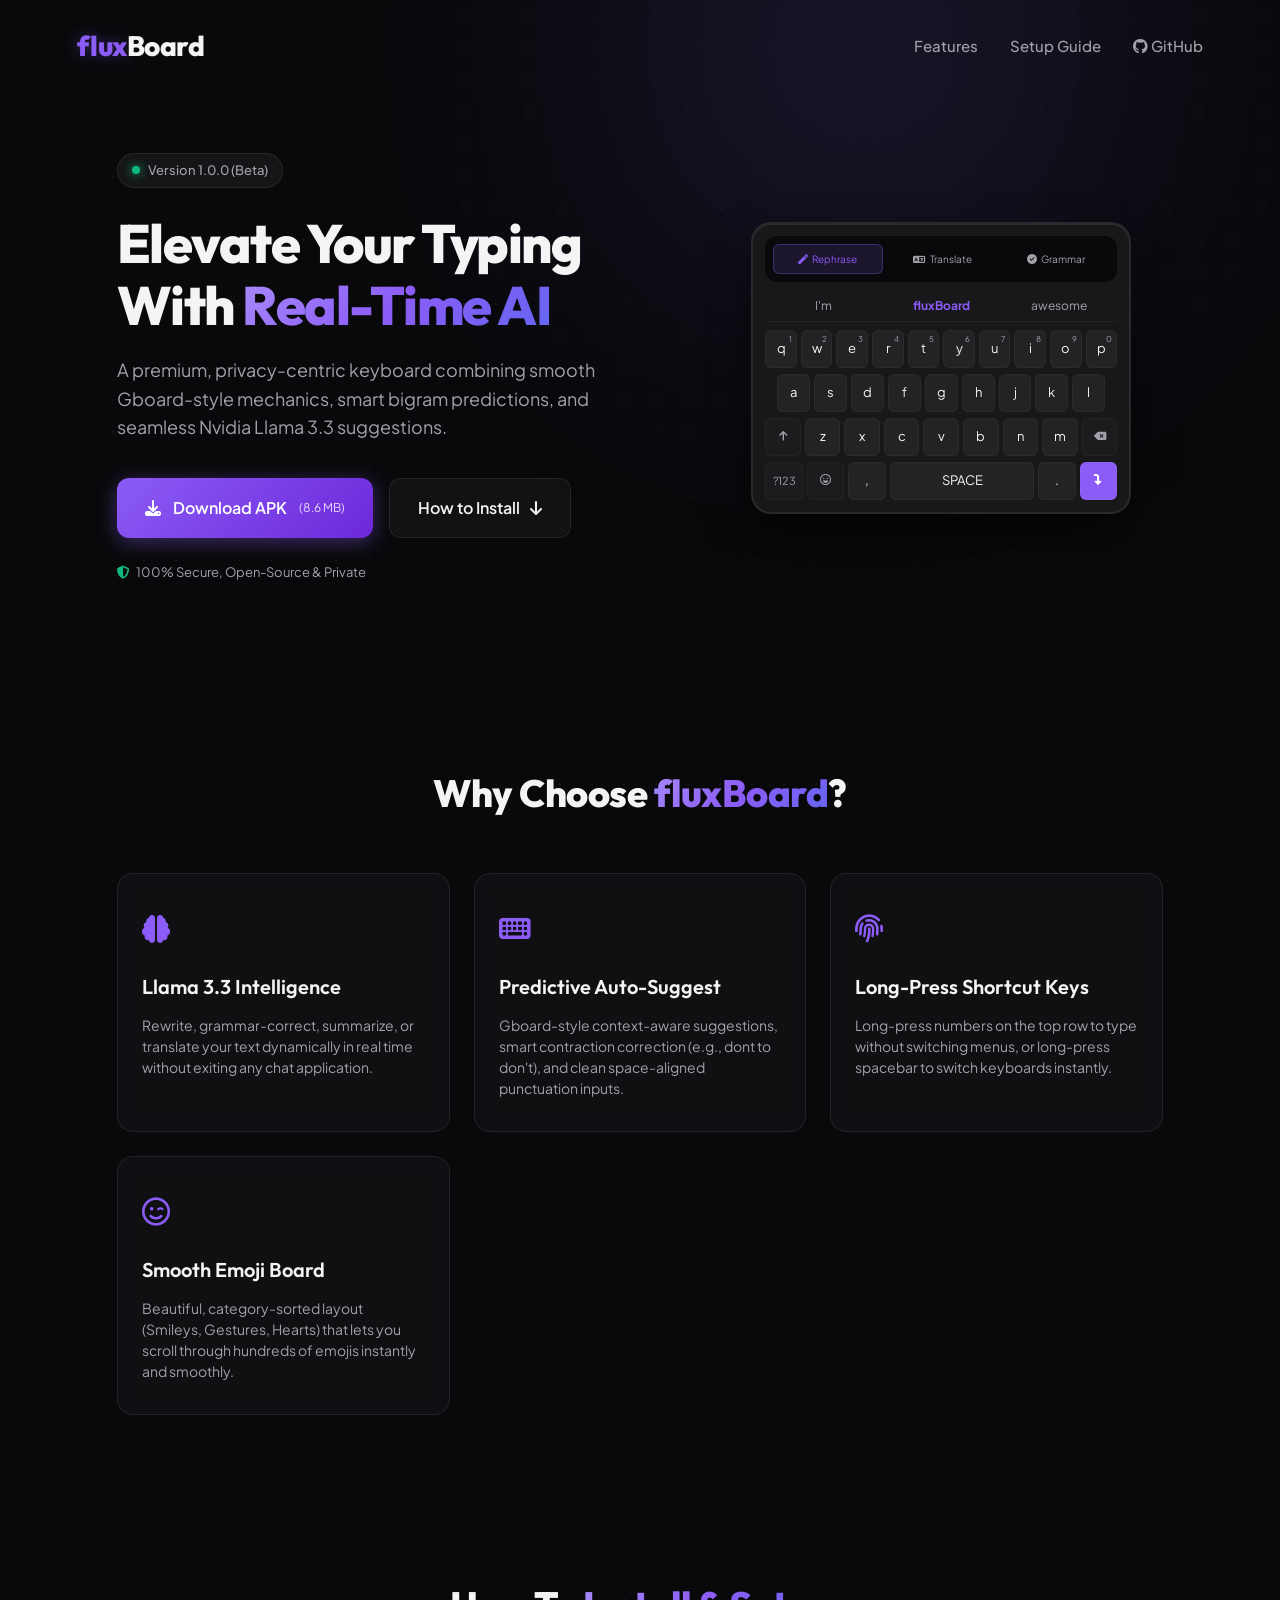
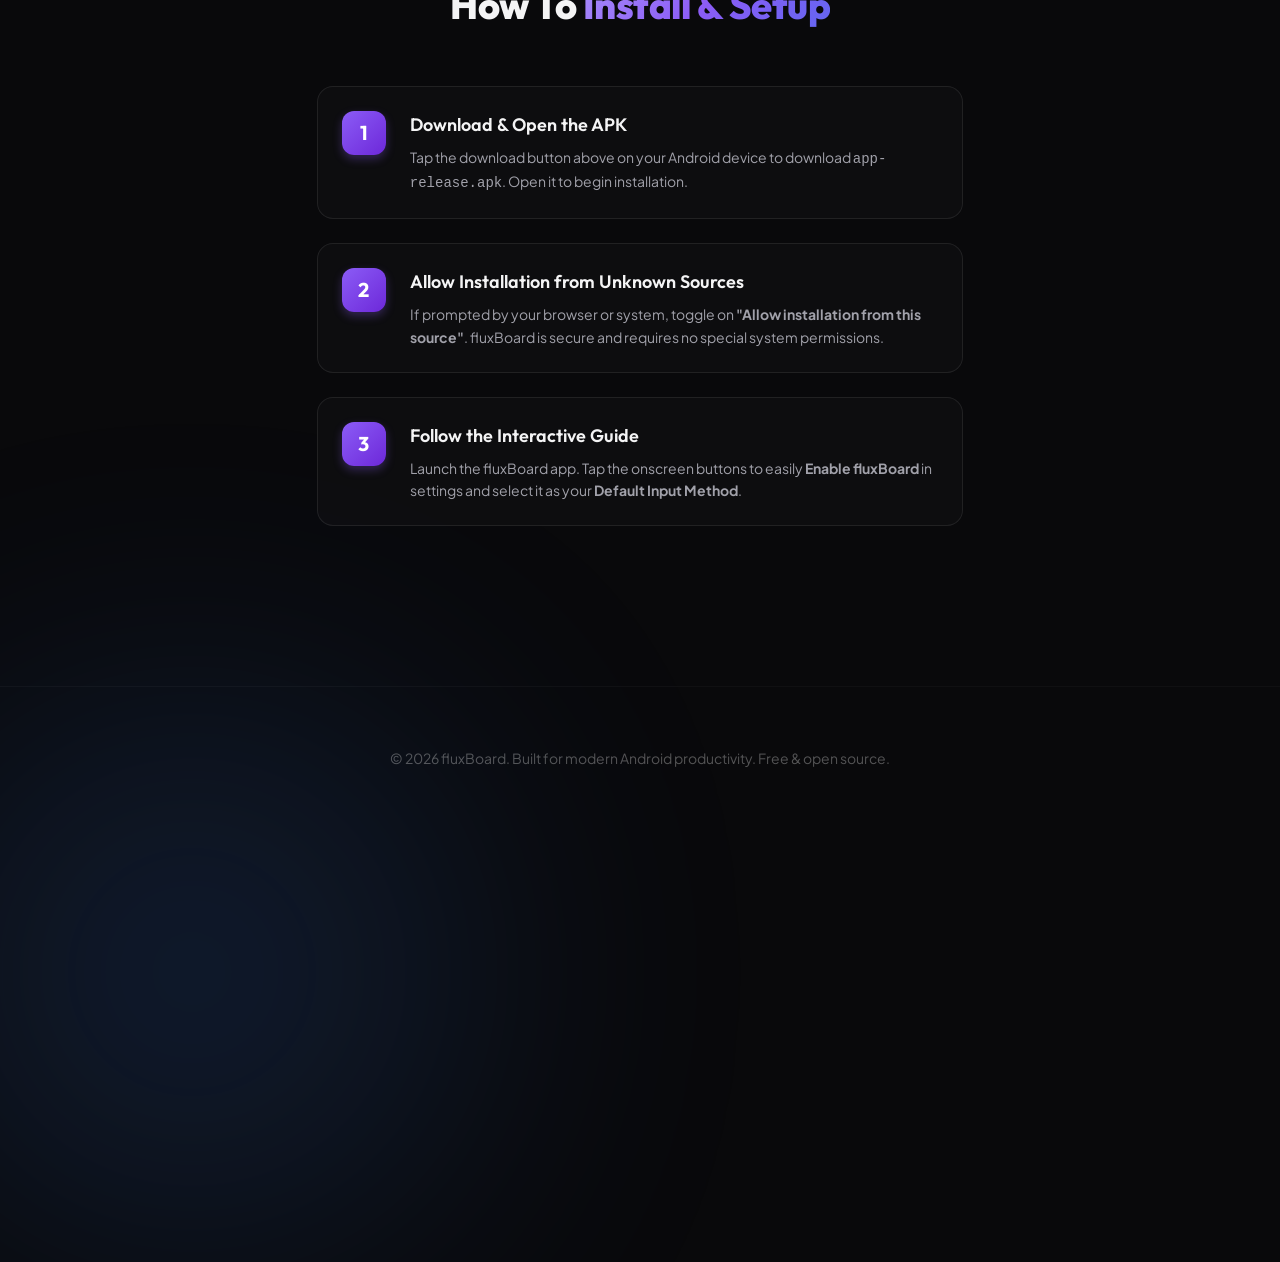
<file: index.html>
<!DOCTYPE html>
<html>
<head>
    <meta http-equiv="refresh" content="0; url=./docs/index.html" />
    <title>Redirecting...</title>
</head>
<body>
    <p>Redirecting to <a href="./docs/index.html">fluxBoard Landing Page</a>...</p>
</body>
</html>
</file>
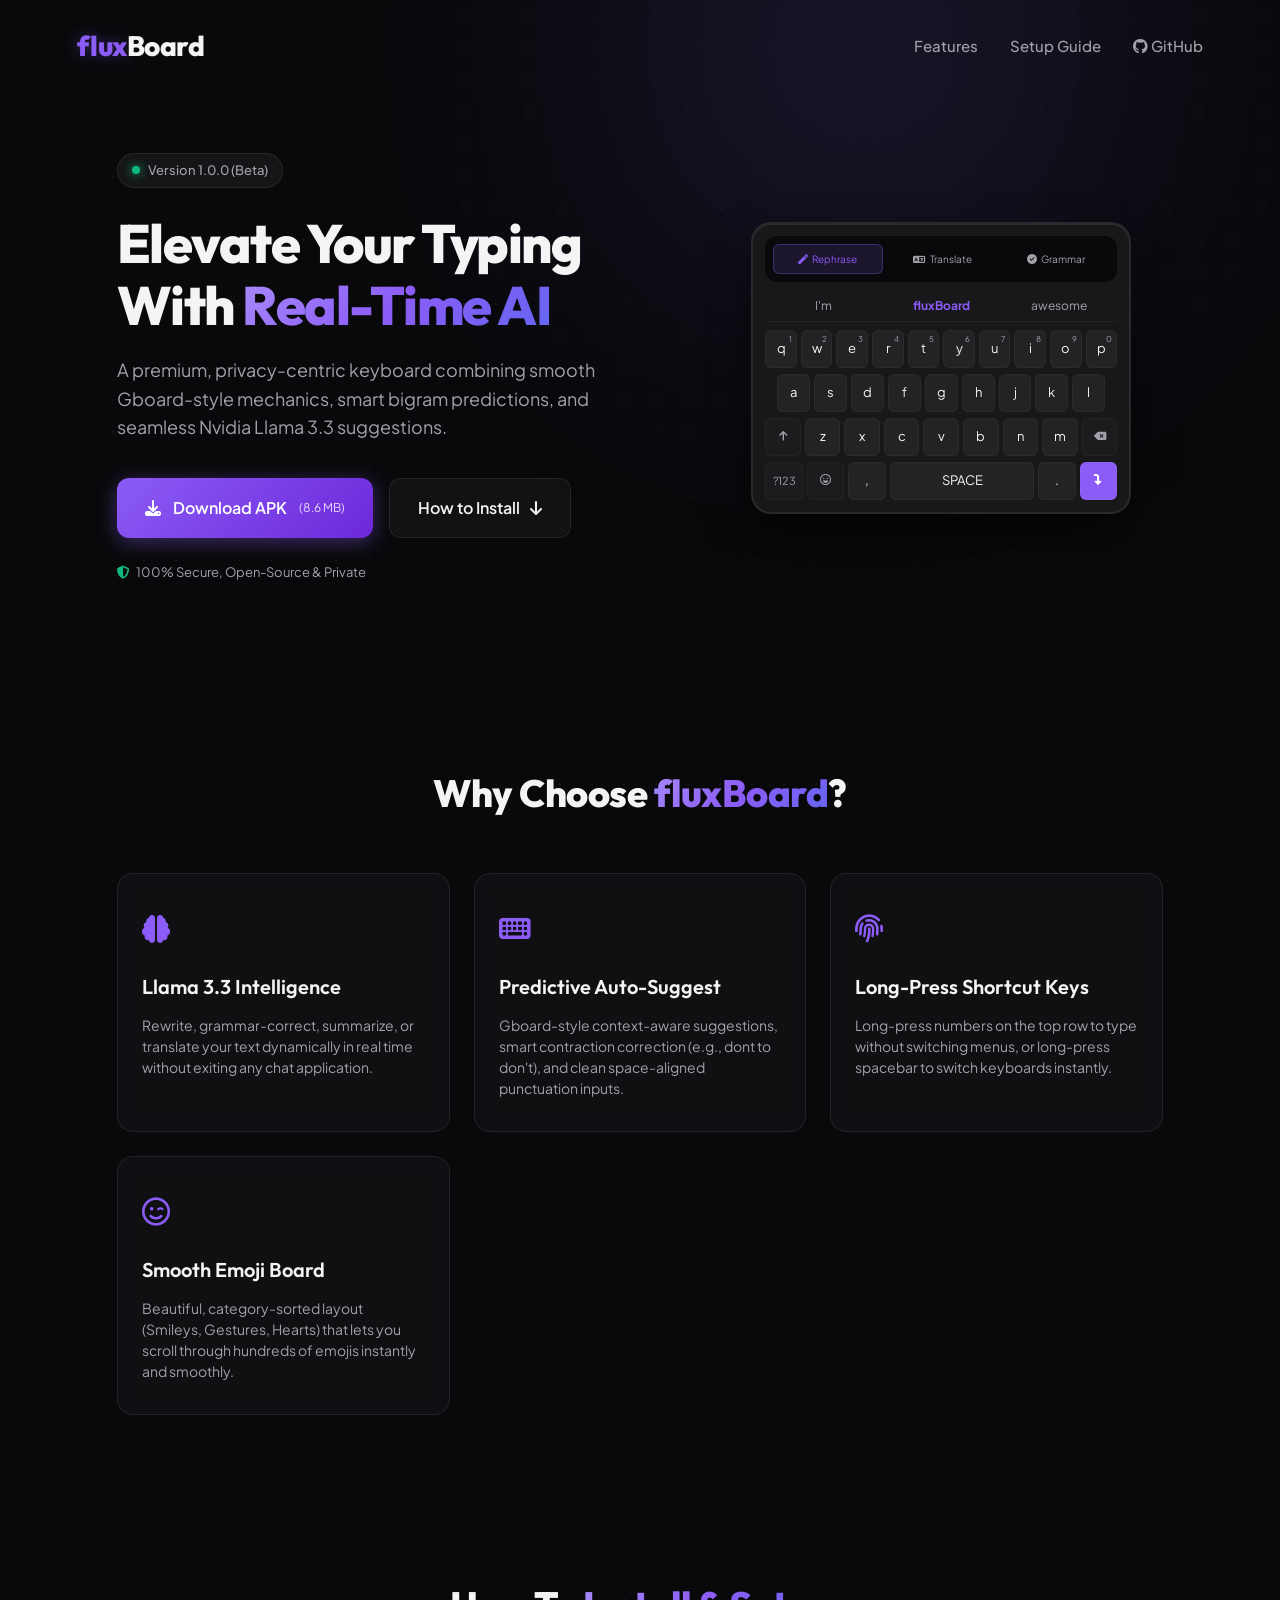
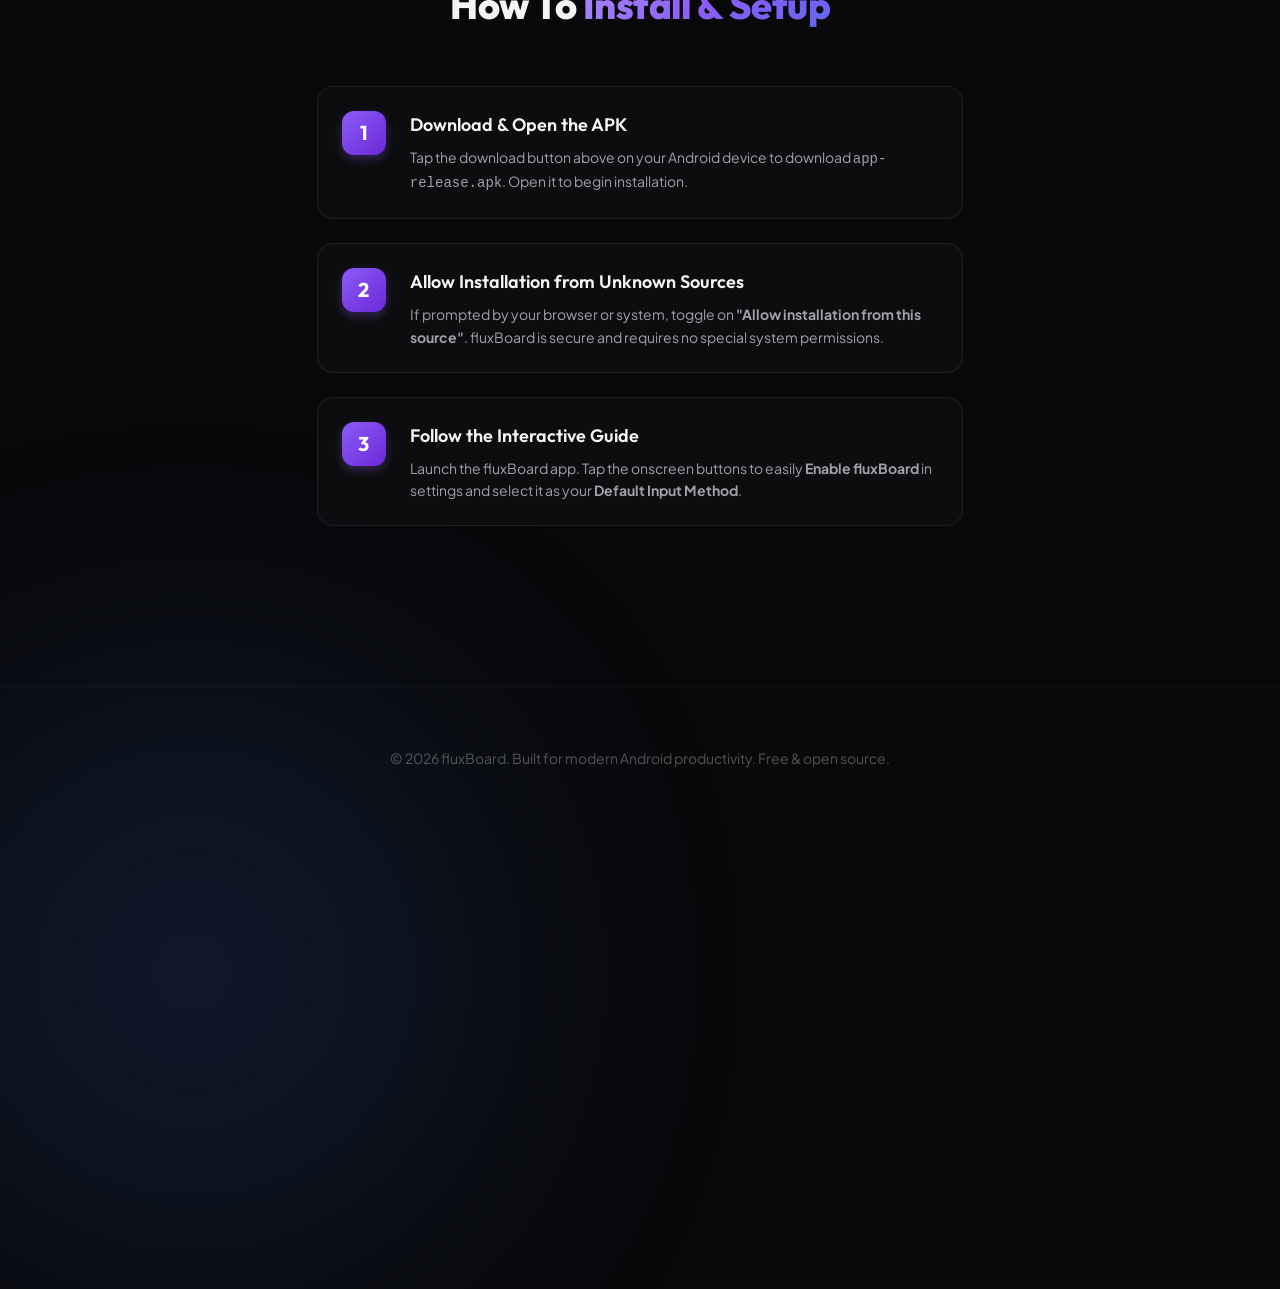
<file: docs/index.html>
<!DOCTYPE html>
<html lang="en">
<head>
    <meta charset="UTF-8">
    <meta name="viewport" content="width=device-width, initial-scale=1.0">
    <title>fluxBoard | The Smart AI-Powered Keyboard</title>
    <meta name="description" content="Download fluxBoard: A Gboard-style keyboard with real-time AI suggestions, grammar correction, instant translation, and intuitive long-press controls.">
    <!-- Google Fonts -->
    <link rel="preconnect" href="https://fonts.googleapis.com">
    <link rel="preconnect" href="https://fonts.gstatic.com" crossorigin>
    <link href="https://fonts.googleapis.com/css2?family=Outfit:wght@300;400;500;600;700;800&family=Plus+Jakarta+Sans:wght@300;400;500;600;700;800&display=swap" rel="stylesheet">
    <!-- Stylesheet -->
    <link rel="stylesheet" href="styles.css">
    <!-- FontAwesome Icons -->
    <link rel="stylesheet" href="https://cdnjs.cloudflare.com/ajax/libs/font-awesome/6.4.0/css/all.min.css">
</head>
<body>

    <!-- Stars Background Decor -->
    <div class="stars-container"></div>
    <div class="glow-orb orb-1"></div>
    <div class="glow-orb orb-2"></div>

    <!-- Navigation -->
    <header class="navbar">
        <div class="logo">
            <span class="logo-accent">flux</span>Board
        </div>
        <div class="nav-links">
            <a href="#features">Features</a>
            <a href="#setup">Setup Guide</a>
            <a href="https://github.com" target="_blank"><i class="fab fa-github"></i> GitHub</a>
        </div>
    </header>

    <!-- Hero Section -->
    <main class="hero">
        <div class="hero-content">
            <div class="badge"><span class="badge-dot"></span> Version 1.0.0 (Beta)</div>
            <h1>Elevate Your Typing With <span class="text-gradient">Real-Time AI</span></h1>
            <p class="hero-subtitle">
                A premium, privacy-centric keyboard combining smooth Gboard-style mechanics, smart bigram predictions, and seamless Nvidia Llama 3.3 suggestions.
            </p>
            
            <div class="cta-container">
                <a href="app-release.apk" download class="btn-primary">
                    <i class="fas fa-download"></i> Download APK <span class="file-size">(8.6 MB)</span>
                </a>
                <a href="#setup" class="btn-secondary">
                    How to Install <i class="fas fa-arrow-down"></i>
                </a>
            </div>

            <div class="security-note">
                <i class="fas fa-shield-alt"></i> 100% Secure, Open-Source & Private
            </div>
        </div>
        
        <!-- Interactive Preview -->
        <div class="preview-container">
            <div class="keyboard-mockup">
                <div class="toolbar">
                    <div class="toolbar-item active"><i class="fas fa-magic"></i> Rephrase</div>
                    <div class="toolbar-item"><i class="fas fa-language"></i> Translate</div>
                    <div class="toolbar-item"><i class="fas fa-check-circle"></i> Grammar</div>
                </div>
                <div class="suggestion-strip">
                    <div class="suggestion-slot">I'm</div>
                    <div class="suggestion-slot middle-active">fluxBoard</div>
                    <div class="suggestion-slot">awesome</div>
                </div>
                <div class="keyboard-grid">
                    <div class="key-row">
                        <span class="key">q<sup>1</sup></span>
                        <span class="key">w<sup>2</sup></span>
                        <span class="key">e<sup>3</sup></span>
                        <span class="key">r<sup>4</sup></span>
                        <span class="key">t<sup>5</sup></span>
                        <span class="key">y<sup>6</sup></span>
                        <span class="key">u<sup>7</sup></span>
                        <span class="key">i<sup>8</sup></span>
                        <span class="key">o<sup>9</sup></span>
                        <span class="key">p<sup>0</sup></span>
                    </div>
                    <div class="key-row row-2">
                        <span class="key">a</span>
                        <span class="key">s</span>
                        <span class="key">d</span>
                        <span class="key">f</span>
                        <span class="key">g</span>
                        <span class="key">h</span>
                        <span class="key">j</span>
                        <span class="key">k</span>
                        <span class="key">l</span>
                    </div>
                    <div class="key-row">
                        <span class="key special"><i class="fas fa-arrow-up"></i></span>
                        <span class="key">z</span>
                        <span class="key">x</span>
                        <span class="key">c</span>
                        <span class="key">v</span>
                        <span class="key">b</span>
                        <span class="key">n</span>
                        <span class="key">m</span>
                        <span class="key special"><i class="fas fa-backspace"></i></span>
                    </div>
                    <div class="key-row">
                        <span class="key special">?123</span>
                        <span class="key special"><i class="far fa-laugh"></i></span>
                        <span class="key">,</span>
                        <span class="key space">SPACE</span>
                        <span class="key">.</span>
                        <span class="key special action"><i class="fas fa-level-down-alt"></i></span>
                    </div>
                </div>
            </div>
        </div>
    </main>

    <!-- Features Section -->
    <section id="features" class="features-section">
        <h2 class="section-title">Why Choose <span class="text-gradient">fluxBoard</span>?</h2>
        <div class="features-grid">
            <div class="feature-card">
                <div class="feature-icon"><i class="fas fa-brain"></i></div>
                <h3>Llama 3.3 Intelligence</h3>
                <p>Rewrite, grammar-correct, summarize, or translate your text dynamically in real time without exiting any chat application.</p>
            </div>
            <div class="feature-card">
                <div class="feature-icon"><i class="fas fa-keyboard"></i></div>
                <h3>Predictive Auto-Suggest</h3>
                <p>Gboard-style context-aware suggestions, smart contraction correction (e.g., dont to don't), and clean space-aligned punctuation inputs.</p>
            </div>
            <div class="feature-card">
                <div class="feature-icon"><i class="fas fa-fingerprint"></i></div>
                <h3>Long-Press Shortcut Keys</h3>
                <p>Long-press numbers on the top row to type without switching menus, or long-press spacebar to switch keyboards instantly.</p>
            </div>
            <div class="feature-card">
                <div class="feature-icon"><i class="far fa-smile-wink"></i></div>
                <h3>Smooth Emoji Board</h3>
                <p>Beautiful, category-sorted layout (Smileys, Gestures, Hearts) that lets you scroll through hundreds of emojis instantly and smoothly.</p>
            </div>
        </div>
    </section>

    <!-- Setup Guide Section -->
    <section id="setup" class="setup-section">
        <h2 class="section-title">How To <span class="text-gradient">Install & Setup</span></h2>
        
        <div class="setup-steps">
            <div class="setup-step">
                <div class="step-num">1</div>
                <div class="step-content">
                    <h3>Download & Open the APK</h3>
                    <p>Tap the download button above on your Android device to download <code>app-release.apk</code>. Open it to begin installation.</p>
                </div>
            </div>
            
            <div class="setup-step">
                <div class="step-num">2</div>
                <div class="step-content">
                    <h3>Allow Installation from Unknown Sources</h3>
                    <p>If prompted by your browser or system, toggle on <strong>"Allow installation from this source"</strong>. fluxBoard is secure and requires no special system permissions.</p>
                </div>
            </div>

            <div class="setup-step">
                <div class="step-num">3</div>
                <div class="step-content">
                    <h3>Follow the Interactive Guide</h3>
                    <p>Launch the fluxBoard app. Tap the onscreen buttons to easily <strong>Enable fluxBoard</strong> in settings and select it as your <strong>Default Input Method</strong>.</p>
                </div>
            </div>
        </div>
    </section>

    <!-- Footer -->
    <footer>
        <p>&copy; 2026 fluxBoard. Built for modern Android productivity. Free & open source.</p>
    </footer>

</body>
</html>
</file>
<file: docs/styles.css>
/* Custom Reset & Base Properties */
* {
    margin: 0;
    padding: 0;
    box-sizing: border-box;
}

:root {
    --bg-dark: #09090b;
    --bg-card: rgba(20, 20, 25, 0.65);
    --text-primary: #f4f4f5;
    --text-secondary: #a1a1aa;
    --accent: #8b5cf6;
    --accent-glow: rgba(139, 92, 246, 0.4);
    --accent-hover: #a78bfa;
    --border-color: rgba(255, 255, 255, 0.08);
    --font-heading: 'Outfit', sans-serif;
    --font-body: 'Plus Jakarta Sans', sans-serif;
}

html {
    scroll-behavior: smooth;
}

body {
    background-color: var(--bg-dark);
    color: var(--text-primary);
    font-family: var(--font-body);
    overflow-x: hidden;
    position: relative;
    line-height: 1.6;
}

/* Background Gradients & Orbs */
.stars-container {
    position: fixed;
    top: 0;
    left: 0;
    width: 100vw;
    height: 100vh;
    background-image: radial-gradient(rgba(255, 255, 255, 0.08) 1px, transparent 0);
    background-size: 32px 32px;
    z-index: -3;
    pointer-events: none;
}

.glow-orb {
    position: absolute;
    border-radius: 50%;
    filter: blur(140px);
    z-index: -2;
    pointer-events: none;
    opacity: 0.3;
}

.orb-1 {
    top: -10%;
    right: 10%;
    width: 45vw;
    height: 45vw;
    background: radial-gradient(circle, var(--accent) 0%, transparent 80%);
}

.orb-2 {
    bottom: -20%;
    left: -10%;
    width: 50vw;
    height: 50vw;
    background: radial-gradient(circle, #3b82f6 0%, transparent 80%);
}

/* Navbar */
.navbar {
    display: flex;
    justify-content: space-between;
    align-items: center;
    padding: 24px 6%;
    max-width: 1300px;
    margin: 0 auto;
    width: 100%;
}

.logo {
    font-family: var(--font-heading);
    font-size: 28px;
    font-weight: 800;
    letter-spacing: -0.5px;
    color: var(--text-primary);
}

.logo-accent {
    color: var(--accent);
    text-shadow: 0 0 15px rgba(139, 92, 246, 0.4);
}

.nav-links {
    display: flex;
    gap: 32px;
    align-items: center;
}

.nav-links a {
    color: var(--text-secondary);
    text-decoration: none;
    font-size: 15px;
    font-weight: 500;
    transition: color 0.3s ease;
}

.nav-links a:hover {
    color: var(--text-primary);
}

/* Hero Section */
.hero {
    display: grid;
    grid-template-columns: 1.1fr 0.9fr;
    gap: 60px;
    align-items: center;
    max-width: 1200px;
    margin: 60px auto 100px;
    padding: 0 6%;
}

.hero-content {
    display: flex;
    flex-direction: column;
    align-items: flex-start;
}

.badge {
    display: inline-flex;
    align-items: center;
    gap: 8px;
    background: rgba(255, 255, 255, 0.05);
    border: 1px solid var(--border-color);
    padding: 6px 14px;
    border-radius: 100px;
    font-size: 13px;
    color: var(--text-secondary);
    font-weight: 500;
    margin-bottom: 24px;
}

.badge-dot {
    width: 8px;
    height: 8px;
    border-radius: 50%;
    background-color: #10b981;
    box-shadow: 0 0 10px #10b981;
}

.hero-content h1 {
    font-family: var(--font-heading);
    font-size: 54px;
    font-weight: 800;
    line-height: 1.15;
    letter-spacing: -1.5px;
    margin-bottom: 20px;
}

.text-gradient {
    background: linear-gradient(135deg, #a78bfa 0%, var(--accent) 50%, #6366f1 100%);
    -webkit-background-clip: text;
    -webkit-text-fill-color: transparent;
}

.hero-subtitle {
    font-size: 18px;
    color: var(--text-secondary);
    margin-bottom: 36px;
    max-width: 520px;
}

.cta-container {
    display: flex;
    gap: 16px;
    margin-bottom: 24px;
    flex-wrap: wrap;
}

.btn-primary {
    background: linear-gradient(135deg, var(--accent) 0%, #6d28d9 100%);
    color: white;
    padding: 16px 28px;
    border-radius: 12px;
    text-decoration: none;
    font-weight: 600;
    font-size: 16px;
    display: inline-flex;
    align-items: center;
    gap: 12px;
    border: none;
    cursor: pointer;
    box-shadow: 0 4px 20px var(--accent-glow);
    transition: transform 0.2s ease, box-shadow 0.3s ease;
}

.btn-primary:hover {
    transform: translateY(-2px);
    box-shadow: 0 6px 24px rgba(139, 92, 246, 0.6);
}

.file-size {
    font-size: 12px;
    opacity: 0.8;
    font-weight: 400;
}

.btn-secondary {
    background: rgba(255, 255, 255, 0.04);
    border: 1px solid var(--border-color);
    color: var(--text-primary);
    padding: 16px 28px;
    border-radius: 12px;
    text-decoration: none;
    font-weight: 600;
    font-size: 16px;
    display: inline-flex;
    align-items: center;
    gap: 10px;
    transition: background 0.3s ease, border-color 0.3s ease;
}

.btn-secondary:hover {
    background: rgba(255, 255, 255, 0.08);
    border-color: rgba(255, 255, 255, 0.2);
}

.security-note {
    font-size: 13px;
    color: var(--text-secondary);
    display: flex;
    align-items: center;
    gap: 6px;
}

.security-note i {
    color: #10b981;
}

/* Keyboard Preview Mockup */
.preview-container {
    display: flex;
    justify-content: center;
}

.keyboard-mockup {
    width: 100%;
    max-width: 380px;
    background: #18181b;
    border: 2px solid var(--border-color);
    border-radius: 20px;
    padding: 12px;
    box-shadow: 0 20px 40px rgba(0,0,0,0.5), inset 0 1px 1px rgba(255,255,255,0.1);
    backdrop-filter: blur(10px);
}

.toolbar {
    display: flex;
    gap: 6px;
    background: #09090b;
    padding: 8px;
    border-radius: 12px;
    margin-bottom: 8px;
}

.toolbar-item {
    flex: 1;
    font-size: 10px;
    text-align: center;
    padding: 6px;
    border-radius: 6px;
    color: var(--text-secondary);
    display: flex;
    align-items: center;
    justify-content: center;
    gap: 4px;
}

.toolbar-item.active {
    background: rgba(139, 92, 246, 0.15);
    color: var(--accent);
    border: 1px solid rgba(139, 92, 246, 0.3);
}

.suggestion-strip {
    display: flex;
    justify-content: space-between;
    padding: 6px 0;
    margin-bottom: 8px;
    border-bottom: 1px solid rgba(255,255,255,0.05);
}

.suggestion-slot {
    font-size: 12px;
    color: var(--text-secondary);
    flex: 1;
    text-align: center;
}

.middle-active {
    color: var(--accent);
    font-weight: 700;
}

.keyboard-grid {
    display: flex;
    flex-direction: column;
    gap: 6px;
}

.key-row {
    display: flex;
    justify-content: center;
    gap: 4px;
}

.row-2 {
    padding: 0 12px;
}

.key {
    background: rgba(255, 255, 255, 0.05);
    border: 1px solid rgba(255, 255, 255, 0.03);
    color: var(--text-primary);
    flex: 1;
    height: 38px;
    border-radius: 6px;
    display: flex;
    align-items: center;
    justify-content: center;
    font-size: 13px;
    position: relative;
}

.key sup {
    position: absolute;
    top: 2px;
    right: 4px;
    font-size: 8px;
    color: var(--text-secondary);
}

.key.special {
    background: rgba(255, 255, 255, 0.02);
    color: var(--text-secondary);
    font-size: 11px;
}

.key.space {
    flex: 4;
}

.key.action {
    background: var(--accent);
    color: white;
}

/* Features Grid */
.features-section {
    padding: 80px 6%;
    max-width: 1200px;
    margin: 0 auto;
}

.section-title {
    font-family: var(--font-heading);
    font-size: 38px;
    font-weight: 800;
    text-align: center;
    margin-bottom: 50px;
    letter-spacing: -0.5px;
}

.features-grid {
    display: grid;
    grid-template-columns: repeat(auto-fit, minmax(260px, 1fr));
    gap: 24px;
}

.feature-card {
    background: var(--bg-card);
    border: 1px solid var(--border-color);
    padding: 32px 24px;
    border-radius: 16px;
    transition: transform 0.3s ease, border-color 0.3s ease;
    backdrop-filter: blur(10px);
}

.feature-card:hover {
    transform: translateY(-4px);
    border-color: rgba(139, 92, 246, 0.3);
}

.feature-icon {
    font-size: 28px;
    color: var(--accent);
    margin-bottom: 20px;
}

.feature-card h3 {
    font-family: var(--font-heading);
    font-size: 20px;
    font-weight: 600;
    margin-bottom: 12px;
}

.feature-card p {
    color: var(--text-secondary);
    font-size: 14px;
    line-height: 1.5;
}

/* Setup Section */
.setup-section {
    padding: 80px 6%;
    max-width: 800px;
    margin: 0 auto;
}

.setup-steps {
    display: flex;
    flex-direction: column;
    gap: 24px;
    margin-top: 40px;
}

.setup-step {
    display: flex;
    gap: 24px;
    background: rgba(255, 255, 255, 0.02);
    border: 1px solid var(--border-color);
    padding: 24px;
    border-radius: 16px;
    align-items: flex-start;
}

.step-num {
    background: linear-gradient(135deg, var(--accent) 0%, #6d28d9 100%);
    color: white;
    font-family: var(--font-heading);
    font-size: 20px;
    font-weight: 700;
    width: 44px;
    height: 44px;
    border-radius: 12px;
    display: flex;
    align-items: center;
    justify-content: center;
    flex-shrink: 0;
    box-shadow: 0 4px 10px rgba(139, 92, 246, 0.3);
}

.step-content h3 {
    font-family: var(--font-heading);
    font-size: 18px;
    font-weight: 600;
    margin-bottom: 6px;
}

.step-content p {
    color: var(--text-secondary);
    font-size: 14px;
}

/* Footer */
footer {
    text-align: center;
    padding: 60px 24px 40px;
    color: rgba(255, 255, 255, 0.3);
    font-size: 14px;
    border-top: 1px solid rgba(255, 255, 255, 0.03);
    margin-top: 80px;
}

/* Responsive Rules */
@media (max-width: 900px) {
    .hero {
        grid-template-columns: 1fr;
        text-align: center;
        gap: 40px;
        margin: 40px auto 80px;
    }
    
    .hero-content {
        align-items: center;
    }
    
    .hero-content h1 {
        font-size: 40px;
    }
}

@media (max-width: 480px) {
    .navbar {
        flex-direction: column;
        gap: 16px;
        padding: 16px 4%;
    }
    
    .hero {
        margin: 20px auto 60px;
        padding: 0 4%;
        gap: 30px;
    }
    
    .hero-content h1 {
        font-size: 32px;
        line-height: 1.2;
    }
    
    .hero-subtitle {
        font-size: 15px;
        margin-bottom: 24px;
    }
    
    .cta-container {
        flex-direction: column;
        align-items: center;
        gap: 12px;
        width: 100%;
    }
    
    .btn-primary, .btn-secondary {
        width: 100%;
        max-width: 320px;
        justify-content: center;
        padding: 14px 20px;
        font-size: 15px;
    }
    
    .keyboard-mockup {
        max-width: 100%;
        padding: 8px;
    }
    
    .key {
        height: 34px;
        font-size: 11px;
    }
    
    .key sup {
        font-size: 7px;
        top: 1px;
        right: 2px;
    }
    
    .features-section, .setup-section {
        padding: 40px 4%;
    }
    
    .section-title {
        font-size: 28px;
        margin-bottom: 30px;
    }
    
    .feature-card {
        padding: 24px 20px;
    }
    
    .setup-step {
        flex-direction: column;
        align-items: center;
        text-align: center;
        gap: 16px;
        padding: 20px;
    }
}
</file>
